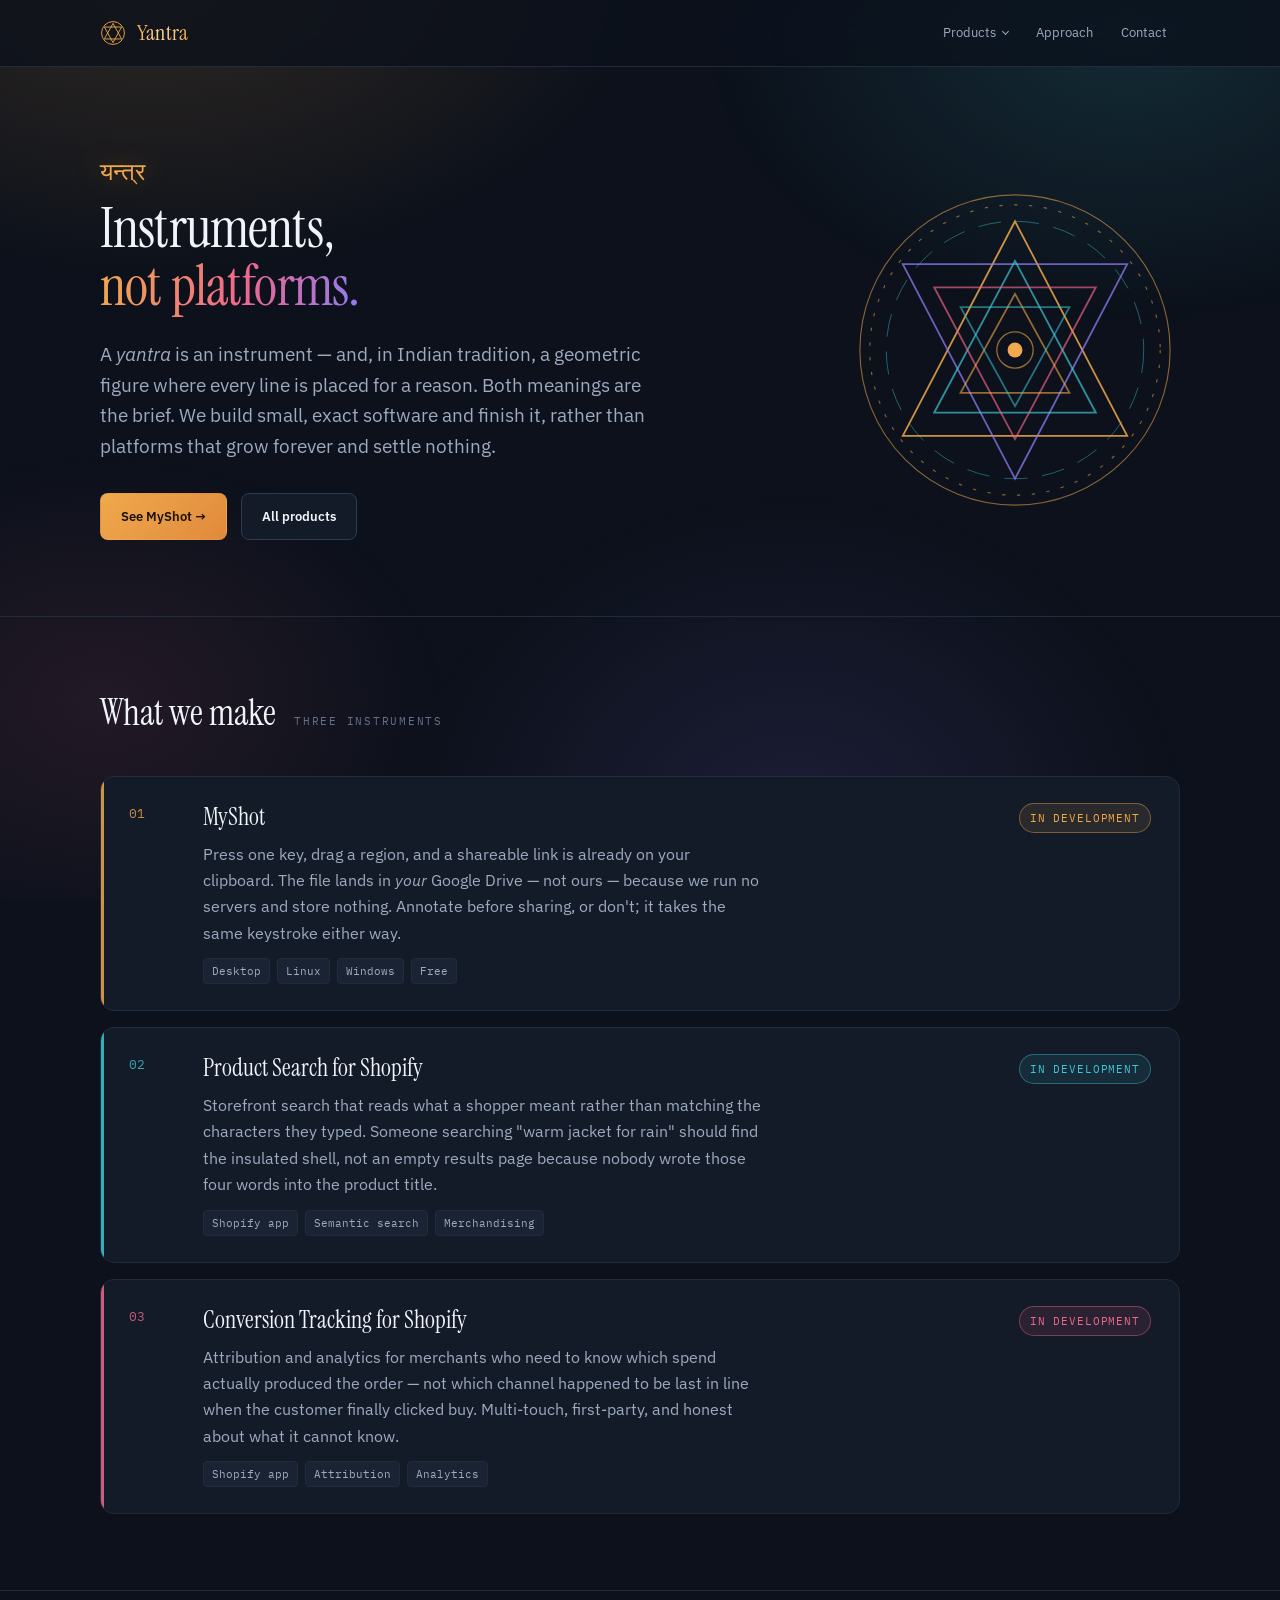
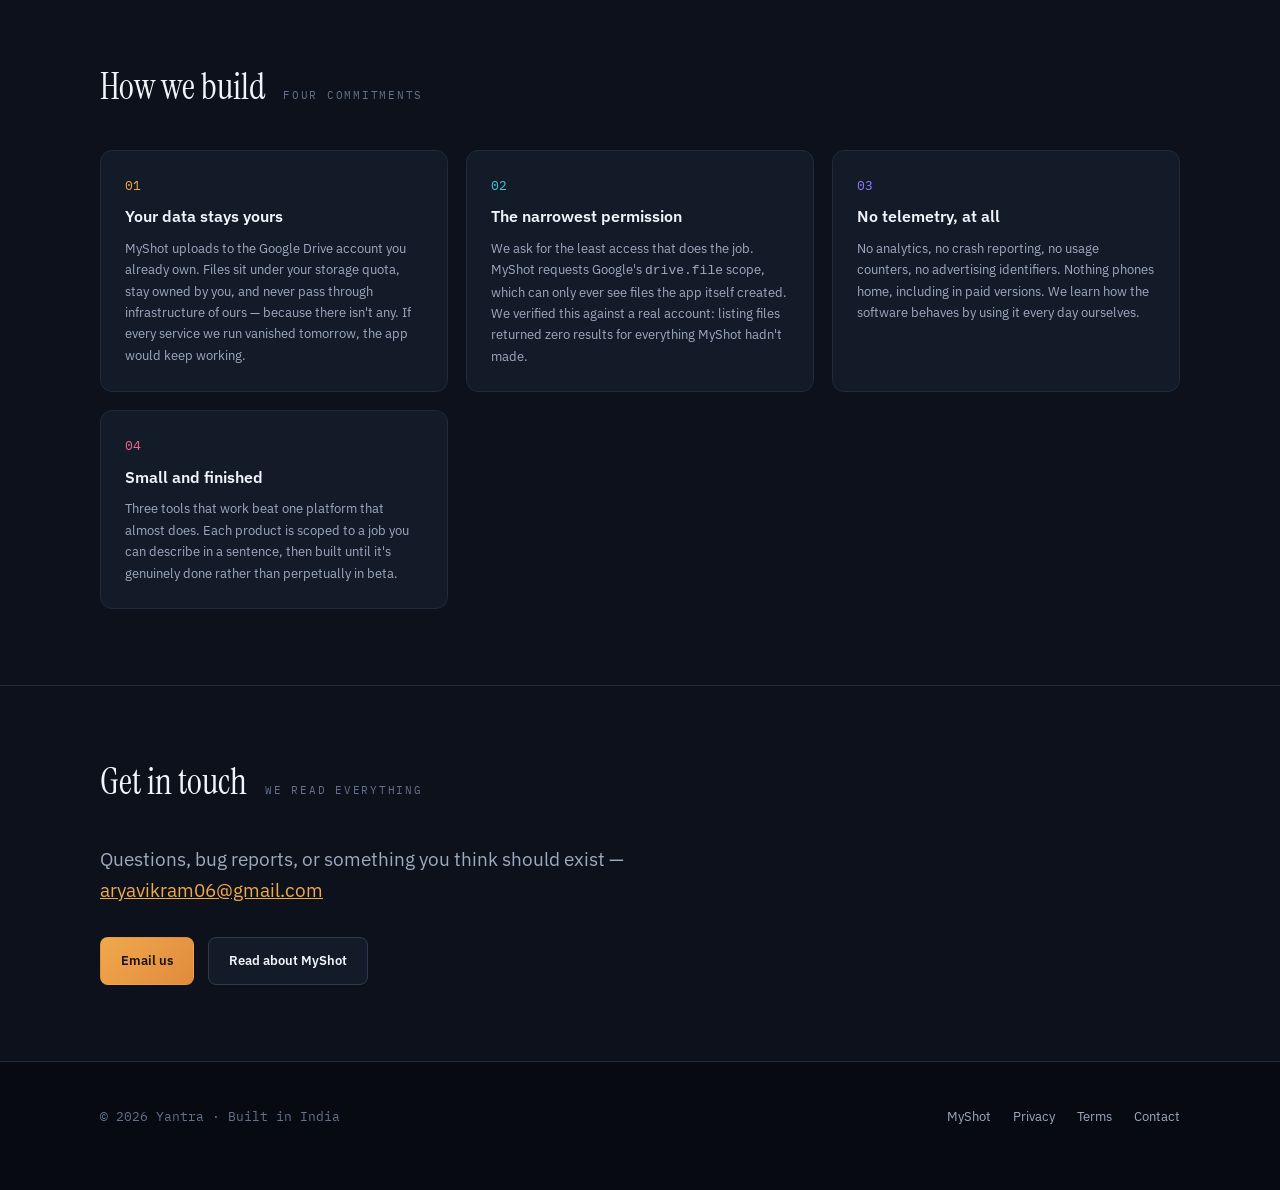
<file: index.html>
<!DOCTYPE html>
<html lang="en">
<head>
<title>Yantra</title>
<meta name="description" content="Yantra builds small, exact software: MyShot, and two apps for Shopify merchants. No telemetry, narrow permissions, your data stays yours.">
<meta charset="utf-8">
<meta name="viewport" content="width=device-width, initial-scale=1">
<link rel="preconnect" href="https://fonts.googleapis.com">
<link rel="preconnect" href="https://fonts.gstatic.com" crossorigin>
<link rel="stylesheet" href="https://fonts.googleapis.com/css2?family=IBM+Plex+Mono:wght@400&family=IBM+Plex+Sans:wght@400;600&family=Instrument+Serif:ital@0;1&display=swap">
<link rel="stylesheet" href="style.css">
</head>
<body>
<div class="aurora" aria-hidden="true"></div>
<header class="masthead">
  <div class="wrap">
    <a class="mark" href="index.html"><svg class="sigil" viewBox="0 0 200 200" aria-hidden="true">
  <g fill="none" stroke="#F0A94C" stroke-width="7">
    <circle cx="100" cy="100" r="88"/>
    <path d="M100 26 L166 146 L34 146 Z"/>
    <path d="M100 174 L34 54 L166 54 Z"/>
  </g>
</svg><span class="name">Yantra</span></a>
    <nav class="nav" aria-label="Primary">
      <details class="menu">
        <summary aria-haspopup="true">Products</summary>
        <div class="menu-panel">
          <a class="menu-item c1" href="myshot.html"><b>MyShot</b><span>Screenshots and recordings, shared from your own Drive</span></a>
          <a class="menu-item c2" href="index.html#products"><b>Product Search for Shopify</b><span>Storefront search that reads intent, not keywords</span></a>
          <a class="menu-item c3" href="index.html#products"><b>Conversion Tracking for Shopify</b><span>Attribution that survives the last-click lie</span></a>
        </div>
      </details>
      <a href="index.html#approach">Approach</a>
      <a href="index.html#contact">Contact</a>
    </nav>
  </div>
</header>
<main>
<section class="hero">
  <div class="wrap">
    <div class="hero-copy">
      <p class="devanagari">यन्त्र</p>
      <h1>Instruments, <span class="accent">not platforms.</span></h1>
      <p class="lede">A <em>yantra</em> is an instrument — and, in Indian tradition, a geometric figure
      where every line is placed for a reason. Both meanings are the brief. We build small, exact software
      and finish it, rather than platforms that grow forever and settle nothing.</p>
      <div class="cta-row">
        <a class="btn primary" href="myshot.html">See MyShot →</a>
        <a class="btn" href="#products">All products</a>
      </div>
    </div>
    <svg class="sigil-large" viewBox="0 0 200 200" role="img" aria-label="Yantra geometric figure">
  <g class="spin" fill="none" stroke="#F0A94C" stroke-width="0.7" opacity=".55">
    <circle cx="100" cy="100" r="94"/>
    <circle cx="100" cy="100" r="88" stroke-dasharray="2 7"/>
  </g>
  <g class="spin-r" fill="none" stroke="#3FC7D4" stroke-width="0.6" opacity=".45">
    <circle cx="100" cy="100" r="78" stroke-dasharray="14 9"/>
  </g>
  <g class="pulse" fill="none" stroke-width="1.1">
    <path d="M100 22 L168 152 L32 152 Z" stroke="#F0A94C" opacity=".85"/>
    <path d="M100 178 L32 48 L168 48 Z" stroke="#8E7BF2" opacity=".75"/>
    <path d="M100 46 L149 138 L51 138 Z" stroke="#3FC7D4" opacity=".7"/>
    <path d="M100 154 L51 62 L149 62 Z" stroke="#F0688C" opacity=".65"/>
    <path d="M100 66 L133 126 L67 126 Z" stroke="#F0A94C" opacity=".6"/>
    <path d="M100 134 L67 74 L133 74 Z" stroke="#3FC7D4" opacity=".55"/>
  </g>
  <circle cx="100" cy="100" r="4.5" fill="#F0A94C"/>
  <circle cx="100" cy="100" r="11" fill="none" stroke="#F0A94C" stroke-width="0.8" opacity=".6"/>
</svg>
  </div>
</section>

<section class="section" id="products">
  <div class="wrap">
    <div class="section-head">
      <h2>What we make</h2>
      <span class="label">Three instruments</span>
    </div>
    <div class="ledger">
      <a class="entry" href="myshot.html" style="--c: var(--brass)">
        <span class="entry-index">01</span>
        <span class="entry-body">
          <span class="entry-name">MyShot</span>
          <span class="entry-desc">Press one key, drag a region, and a shareable link is already on your
          clipboard. The file lands in <em>your</em> Google Drive — not ours — because we run no servers and
          store nothing. Annotate before sharing, or don't; it takes the same keystroke either way.</span>
          <span class="tags"><span class="tag">Desktop</span><span class="tag">Linux</span><span class="tag">Windows</span><span class="tag">Free</span></span>
        </span>
        <span class="chip">In development</span>
      </a>

      <div class="entry" style="--c: var(--cyan)">
        <span class="entry-index">02</span>
        <span class="entry-body">
          <span class="entry-name">Product Search for Shopify</span>
          <span class="entry-desc">Storefront search that reads what a shopper meant rather than matching
          the characters they typed. Someone searching "warm jacket for rain" should find the insulated
          shell, not an empty results page because nobody wrote those four words into the product title.</span>
          <span class="tags"><span class="tag">Shopify app</span><span class="tag">Semantic search</span><span class="tag">Merchandising</span></span>
        </span>
        <span class="chip">In development</span>
      </div>

      <div class="entry" style="--c: var(--rose)">
        <span class="entry-index">03</span>
        <span class="entry-body">
          <span class="entry-name">Conversion Tracking for Shopify</span>
          <span class="entry-desc">Attribution and analytics for merchants who need to know which spend
          actually produced the order — not which channel happened to be last in line when the customer
          finally clicked buy. Multi-touch, first-party, and honest about what it cannot know.</span>
          <span class="tags"><span class="tag">Shopify app</span><span class="tag">Attribution</span><span class="tag">Analytics</span></span>
        </span>
        <span class="chip">In development</span>
      </div>
    </div>
  </div>
</section>

<section class="section" id="approach">
  <div class="wrap">
    <div class="section-head">
      <h2>How we build</h2>
      <span class="label">Four commitments</span>
    </div>
    <div class="principles">
      <div class="principle" style="--c: var(--brass)">
        <span class="num">01</span>
        <h3>Your data stays yours</h3>
        <p>MyShot uploads to the Google Drive account you already own. Files sit under your storage quota,
        stay owned by you, and never pass through infrastructure of ours — because there isn't any. If every
        service we run vanished tomorrow, the app would keep working.</p>
      </div>
      <div class="principle" style="--c: var(--cyan)">
        <span class="num">02</span>
        <h3>The narrowest permission</h3>
        <p>We ask for the least access that does the job. MyShot requests Google's <code>drive.file</code>
        scope, which can only ever see files the app itself created. We verified this against a real account:
        listing files returned zero results for everything MyShot hadn't made.</p>
      </div>
      <div class="principle" style="--c: var(--violet)">
        <span class="num">03</span>
        <h3>No telemetry, at all</h3>
        <p>No analytics, no crash reporting, no usage counters, no advertising identifiers. Nothing phones
        home, including in paid versions. We learn how the software behaves by using it every day ourselves.</p>
      </div>
      <div class="principle" style="--c: var(--rose)">
        <span class="num">04</span>
        <h3>Small and finished</h3>
        <p>Three tools that work beat one platform that almost does. Each product is scoped to a job you can
        describe in a sentence, then built until it's genuinely done rather than perpetually in beta.</p>
      </div>
    </div>
  </div>
</section>

<section class="section" id="contact">
  <div class="wrap">
    <div class="section-head"><h2>Get in touch</h2><span class="label">We read everything</span></div>
    <p class="lede">Questions, bug reports, or something you think should exist —
    <a href="mailto:aryavikram06@gmail.com" class="glow">aryavikram06@gmail.com</a></p>
    <div class="cta-row">
      <a class="btn primary" href="mailto:aryavikram06@gmail.com">Email us</a>
      <a class="btn" href="myshot.html">Read about MyShot</a>
    </div>
  </div>
</section>
</main>
<footer class="foot">
  <div class="wrap">
    <span class="colophon">© 2026 Yantra · Built in India</span>
    <nav class="foot-links" aria-label="Footer">
      <a href="myshot.html">MyShot</a>
      <a href="privacy.html">Privacy</a>
      <a href="terms.html">Terms</a>
      <a href="mailto:aryavikram06@gmail.com">Contact</a>
    </nav>
  </div>
</footer>
<script>
  document.addEventListener('click', function (e) {
    document.querySelectorAll('details.menu[open]').forEach(function (d) {
      if (!d.contains(e.target)) d.removeAttribute('open');
    });
  });
  document.addEventListener('keydown', function (e) {
    if (e.key === 'Escape') document.querySelectorAll('details.menu[open]').forEach(function (d) { d.removeAttribute('open'); });
  });
</script>
</body>
</html>
</file>
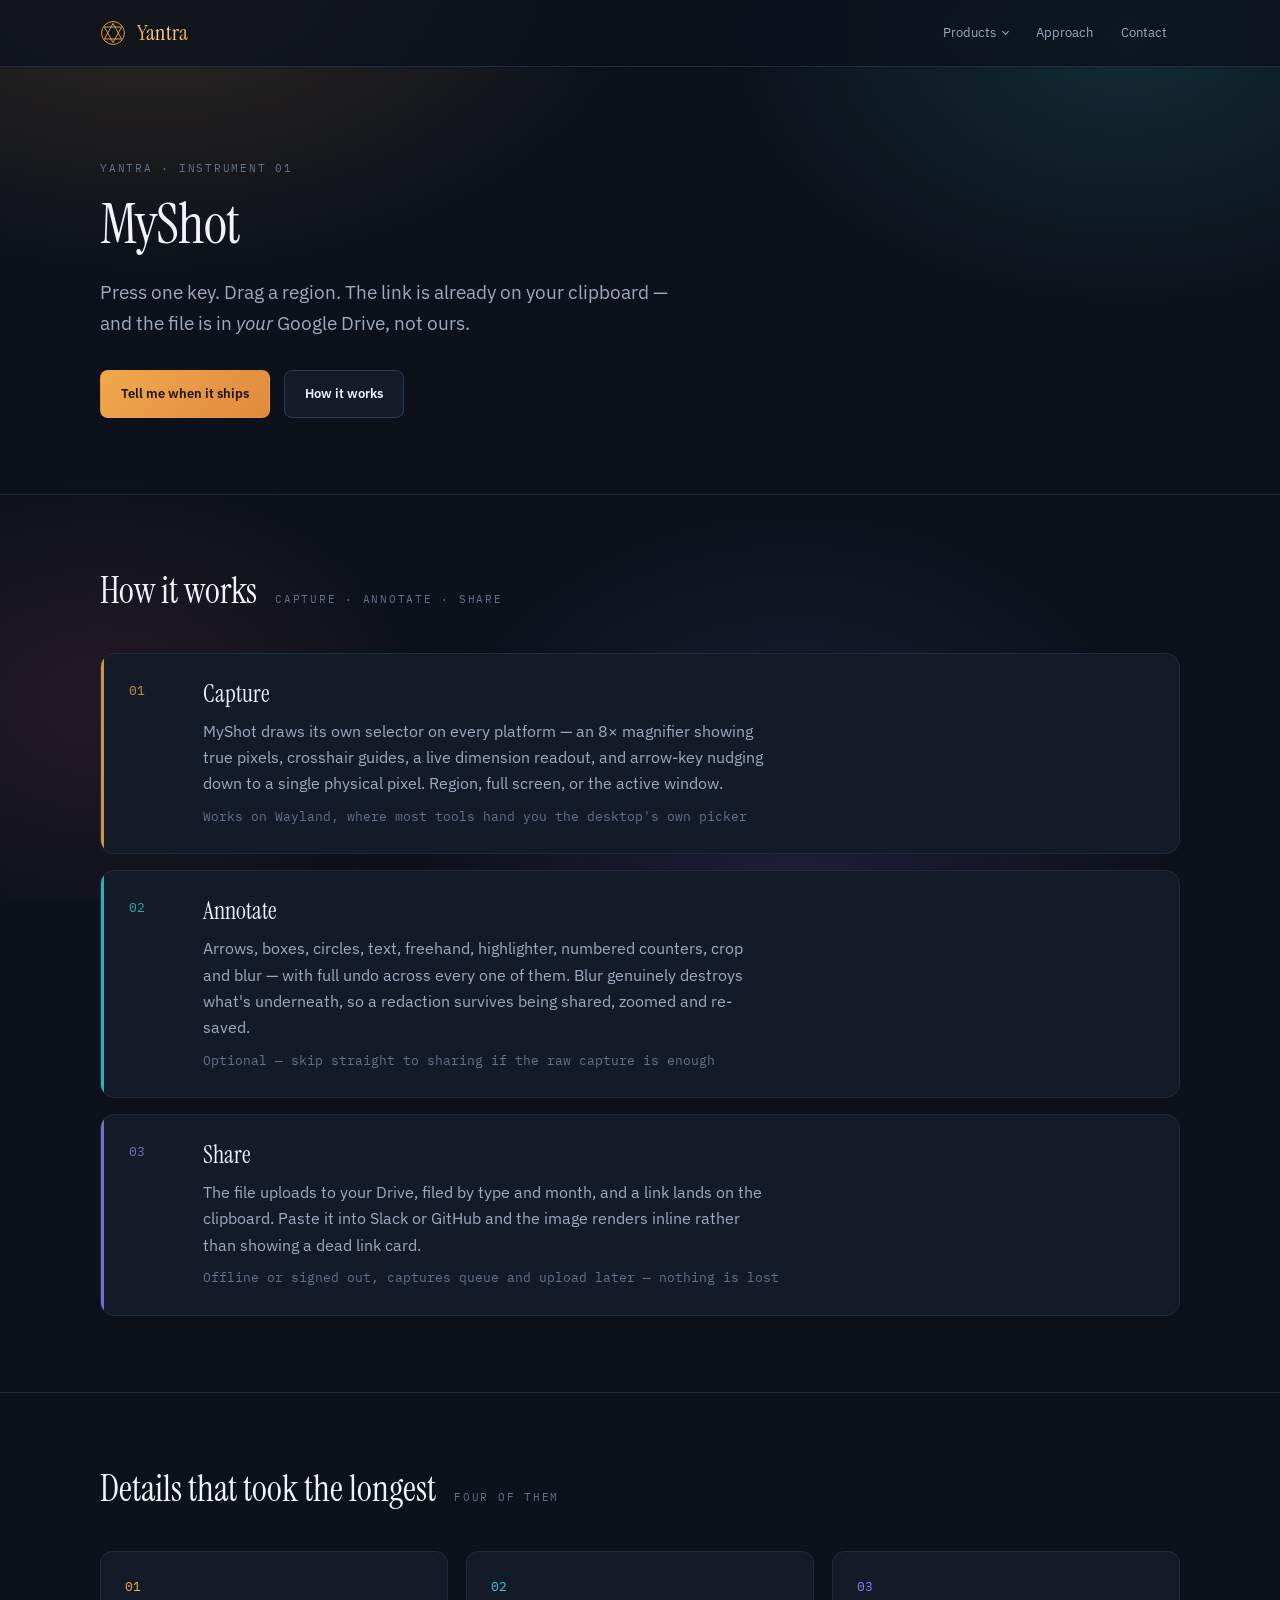
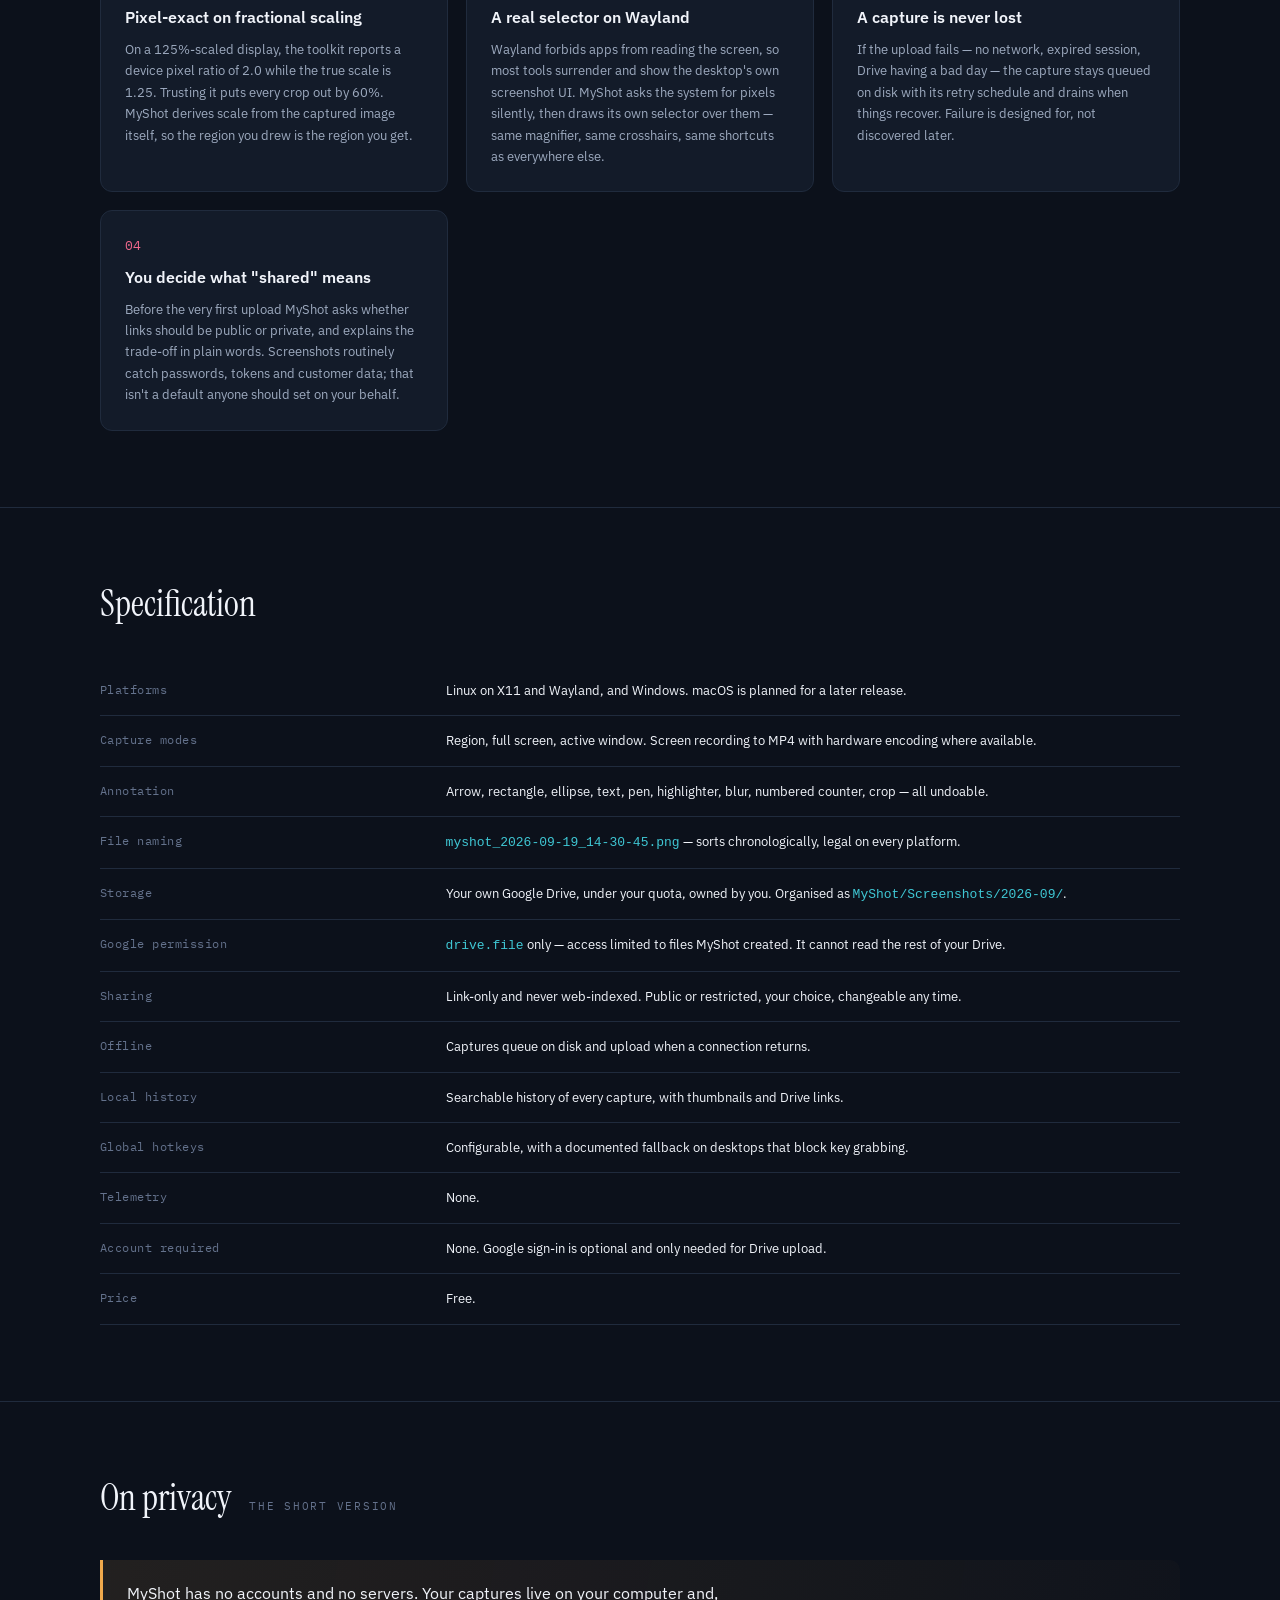
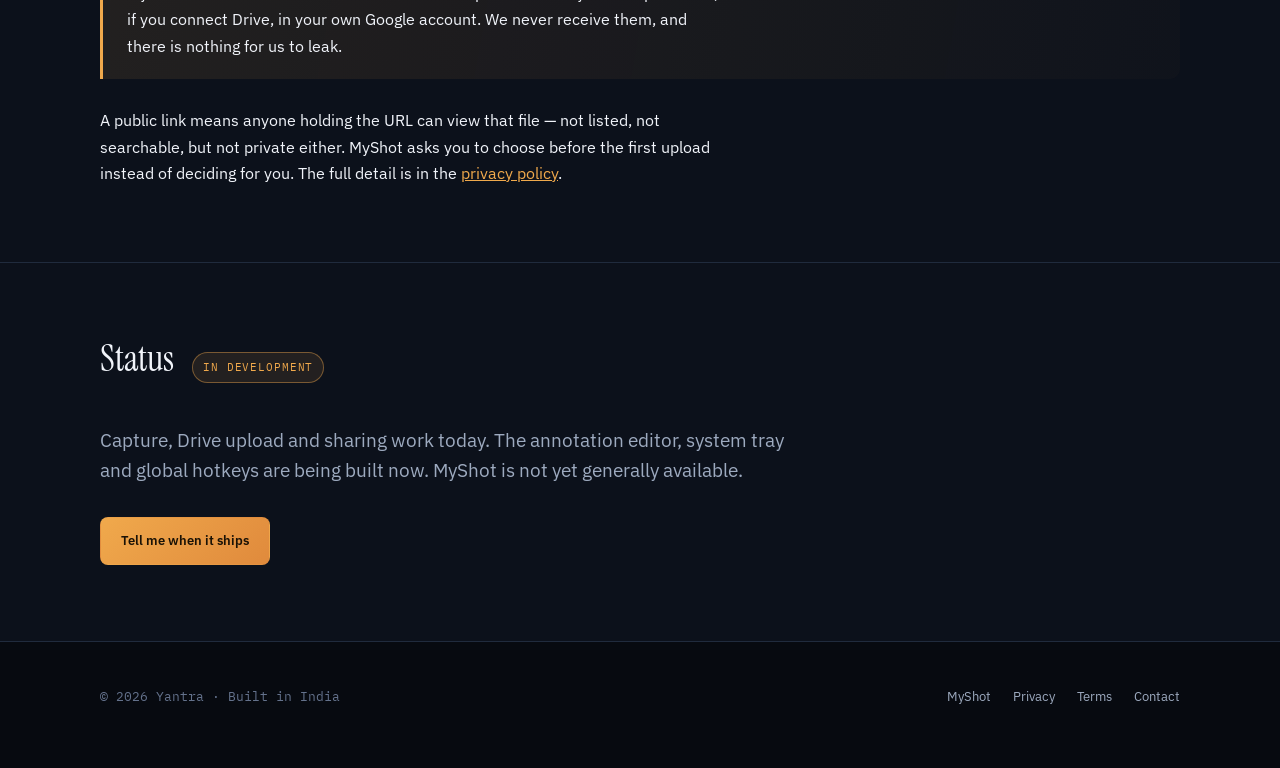
<file: myshot.html>
<!DOCTYPE html>
<html lang="en">
<head>
<title>MyShot by Yantra</title>
<meta name="description" content="Screenshots and screen recording that upload to your own Google Drive and put a shareable link on your clipboard. No servers, no telemetry, free.">
<meta charset="utf-8">
<meta name="viewport" content="width=device-width, initial-scale=1">
<link rel="preconnect" href="https://fonts.googleapis.com">
<link rel="preconnect" href="https://fonts.gstatic.com" crossorigin>
<link rel="stylesheet" href="https://fonts.googleapis.com/css2?family=IBM+Plex+Mono:wght@400&family=IBM+Plex+Sans:wght@400;600&family=Instrument+Serif:ital@0;1&display=swap">
<link rel="stylesheet" href="style.css">
</head>
<body>
<div class="aurora" aria-hidden="true"></div>
<header class="masthead">
  <div class="wrap">
    <a class="mark" href="index.html"><svg class="sigil" viewBox="0 0 200 200" aria-hidden="true">
  <g fill="none" stroke="#F0A94C" stroke-width="7">
    <circle cx="100" cy="100" r="88"/>
    <path d="M100 26 L166 146 L34 146 Z"/>
    <path d="M100 174 L34 54 L166 54 Z"/>
  </g>
</svg><span class="name">Yantra</span></a>
    <nav class="nav" aria-label="Primary">
      <details class="menu">
        <summary aria-haspopup="true">Products</summary>
        <div class="menu-panel">
          <a class="menu-item c1" href="myshot.html"><b>MyShot</b><span>Screenshots and recordings, shared from your own Drive</span></a>
          <a class="menu-item c2" href="index.html#products"><b>Product Search for Shopify</b><span>Storefront search that reads intent, not keywords</span></a>
          <a class="menu-item c3" href="index.html#products"><b>Conversion Tracking for Shopify</b><span>Attribution that survives the last-click lie</span></a>
        </div>
      </details>
      <a href="index.html#approach">Approach</a>
      <a href="index.html#contact">Contact</a>
    </nav>
  </div>
</header>
<main>
<section class="hero">
  <div class="wrap">
    <div class="hero-copy">
      <p class="label" style="margin-bottom:18px">Yantra · Instrument 01</p>
      <h1>MyShot</h1>
      <p class="lede">Press one key. Drag a region. The link is already on your clipboard — and the file is
      in <em>your</em> Google Drive, not ours.</p>
      <div class="cta-row">
        <a class="btn primary" href="mailto:aryavikram06@gmail.com?subject=MyShot">Tell me when it ships</a>
        <a class="btn" href="#how">How it works</a>
      </div>
    </div>
  </div>
</section>

<section class="section" id="how">
  <div class="wrap">
    <div class="section-head"><h2>How it works</h2><span class="label">Capture · Annotate · Share</span></div>
    <div class="ledger">
      <div class="entry" style="--c: var(--brass)">
        <span class="entry-index">01</span>
        <span class="entry-body">
          <span class="entry-name">Capture</span>
          <span class="entry-desc">MyShot draws its own selector on every platform — an 8× magnifier showing
          true pixels, crosshair guides, a live dimension readout, and arrow-key nudging down to a single
          physical pixel. Region, full screen, or the active window.</span>
          <span class="entry-meta">Works on Wayland, where most tools hand you the desktop's own picker</span>
        </span>
      </div>
      <div class="entry" style="--c: var(--cyan)">
        <span class="entry-index">02</span>
        <span class="entry-body">
          <span class="entry-name">Annotate</span>
          <span class="entry-desc">Arrows, boxes, circles, text, freehand, highlighter, numbered counters,
          crop and blur — with full undo across every one of them. Blur genuinely destroys what's underneath,
          so a redaction survives being shared, zoomed and re-saved.</span>
          <span class="entry-meta">Optional — skip straight to sharing if the raw capture is enough</span>
        </span>
      </div>
      <div class="entry" style="--c: var(--violet)">
        <span class="entry-index">03</span>
        <span class="entry-body">
          <span class="entry-name">Share</span>
          <span class="entry-desc">The file uploads to your Drive, filed by type and month, and a link lands
          on the clipboard. Paste it into Slack or GitHub and the image renders inline rather than showing a
          dead link card.</span>
          <span class="entry-meta">Offline or signed out, captures queue and upload later — nothing is lost</span>
        </span>
      </div>
    </div>
  </div>
</section>

<section class="section">
  <div class="wrap">
    <div class="section-head"><h2>Details that took the longest</h2><span class="label">Four of them</span></div>
    <div class="principles">
      <div class="principle" style="--c: var(--brass)">
        <span class="num">01</span>
        <h3>Pixel-exact on fractional scaling</h3>
        <p>On a 125%-scaled display, the toolkit reports a device pixel ratio of 2.0 while the true scale is
        1.25. Trusting it puts every crop out by 60%. MyShot derives scale from the captured image itself, so
        the region you drew is the region you get.</p>
      </div>
      <div class="principle" style="--c: var(--cyan)">
        <span class="num">02</span>
        <h3>A real selector on Wayland</h3>
        <p>Wayland forbids apps from reading the screen, so most tools surrender and show the desktop's own
        screenshot UI. MyShot asks the system for pixels silently, then draws its own selector over them —
        same magnifier, same crosshairs, same shortcuts as everywhere else.</p>
      </div>
      <div class="principle" style="--c: var(--violet)">
        <span class="num">03</span>
        <h3>A capture is never lost</h3>
        <p>If the upload fails — no network, expired session, Drive having a bad day — the capture stays
        queued on disk with its retry schedule and drains when things recover. Failure is designed for, not
        discovered later.</p>
      </div>
      <div class="principle" style="--c: var(--rose)">
        <span class="num">04</span>
        <h3>You decide what "shared" means</h3>
        <p>Before the very first upload MyShot asks whether links should be public or private, and explains
        the trade-off in plain words. Screenshots routinely catch passwords, tokens and customer data; that
        isn't a default anyone should set on your behalf.</p>
      </div>
    </div>
  </div>
</section>

<section class="section">
  <div class="wrap">
    <div class="section-head"><h2>Specification</h2></div>
    <div class="table-scroll">
      <table class="spec">
        <tbody>
          <tr><th>Platforms</th><td>Linux on X11 and Wayland, and Windows. macOS is planned for a later release.</td></tr>
          <tr><th>Capture modes</th><td>Region, full screen, active window. Screen recording to MP4 with hardware encoding where available.</td></tr>
          <tr><th>Annotation</th><td>Arrow, rectangle, ellipse, text, pen, highlighter, blur, numbered counter, crop — all undoable.</td></tr>
          <tr><th>File naming</th><td><code>myshot_2026-09-19_14-30-45.png</code> — sorts chronologically, legal on every platform.</td></tr>
          <tr><th>Storage</th><td>Your own Google Drive, under your quota, owned by you. Organised as <code>MyShot/Screenshots/2026-09/</code>.</td></tr>
          <tr><th>Google permission</th><td><code>drive.file</code> only — access limited to files MyShot created. It cannot read the rest of your Drive.</td></tr>
          <tr><th>Sharing</th><td>Link-only and never web-indexed. Public or restricted, your choice, changeable any time.</td></tr>
          <tr><th>Offline</th><td>Captures queue on disk and upload when a connection returns.</td></tr>
          <tr><th>Local history</th><td>Searchable history of every capture, with thumbnails and Drive links.</td></tr>
          <tr><th>Global hotkeys</th><td>Configurable, with a documented fallback on desktops that block key grabbing.</td></tr>
          <tr><th>Telemetry</th><td>None.</td></tr>
          <tr><th>Account required</th><td>None. Google sign-in is optional and only needed for Drive upload.</td></tr>
          <tr><th>Price</th><td>Free.</td></tr>
        </tbody>
      </table>
    </div>
  </div>
</section>

<section class="section">
  <div class="wrap">
    <div class="section-head"><h2>On privacy</h2><span class="label">The short version</span></div>
    <div class="note">
      <p>MyShot has no accounts and no servers. Your captures live on your computer and, if you connect
      Drive, in your own Google account. We never receive them, and there is nothing for us to leak.</p>
    </div>
    <p>A public link means anyone holding the URL can view that file — not listed, not searchable, but not
    private either. MyShot asks you to choose before the first upload instead of deciding for you. The full
    detail is in the <a href="privacy.html" class="glow">privacy policy</a>.</p>
  </div>
</section>

<section class="section">
  <div class="wrap">
    <div class="section-head"><h2>Status</h2><span class="chip" style="--c: var(--brass)">In development</span></div>
    <p class="lede">Capture, Drive upload and sharing work today. The annotation editor, system tray and
    global hotkeys are being built now. MyShot is not yet generally available.</p>
    <div class="cta-row">
      <a class="btn primary" href="mailto:aryavikram06@gmail.com?subject=MyShot">Tell me when it ships</a>
    </div>
  </div>
</section>
</main>
<footer class="foot">
  <div class="wrap">
    <span class="colophon">© 2026 Yantra · Built in India</span>
    <nav class="foot-links" aria-label="Footer">
      <a href="myshot.html">MyShot</a>
      <a href="privacy.html">Privacy</a>
      <a href="terms.html">Terms</a>
      <a href="mailto:aryavikram06@gmail.com">Contact</a>
    </nav>
  </div>
</footer>
<script>
  document.addEventListener('click', function (e) {
    document.querySelectorAll('details.menu[open]').forEach(function (d) {
      if (!d.contains(e.target)) d.removeAttribute('open');
    });
  });
  document.addEventListener('keydown', function (e) {
    if (e.key === 'Escape') document.querySelectorAll('details.menu[open]').forEach(function (d) { d.removeAttribute('open'); });
  });
</script>
</body>
</html>
</file>
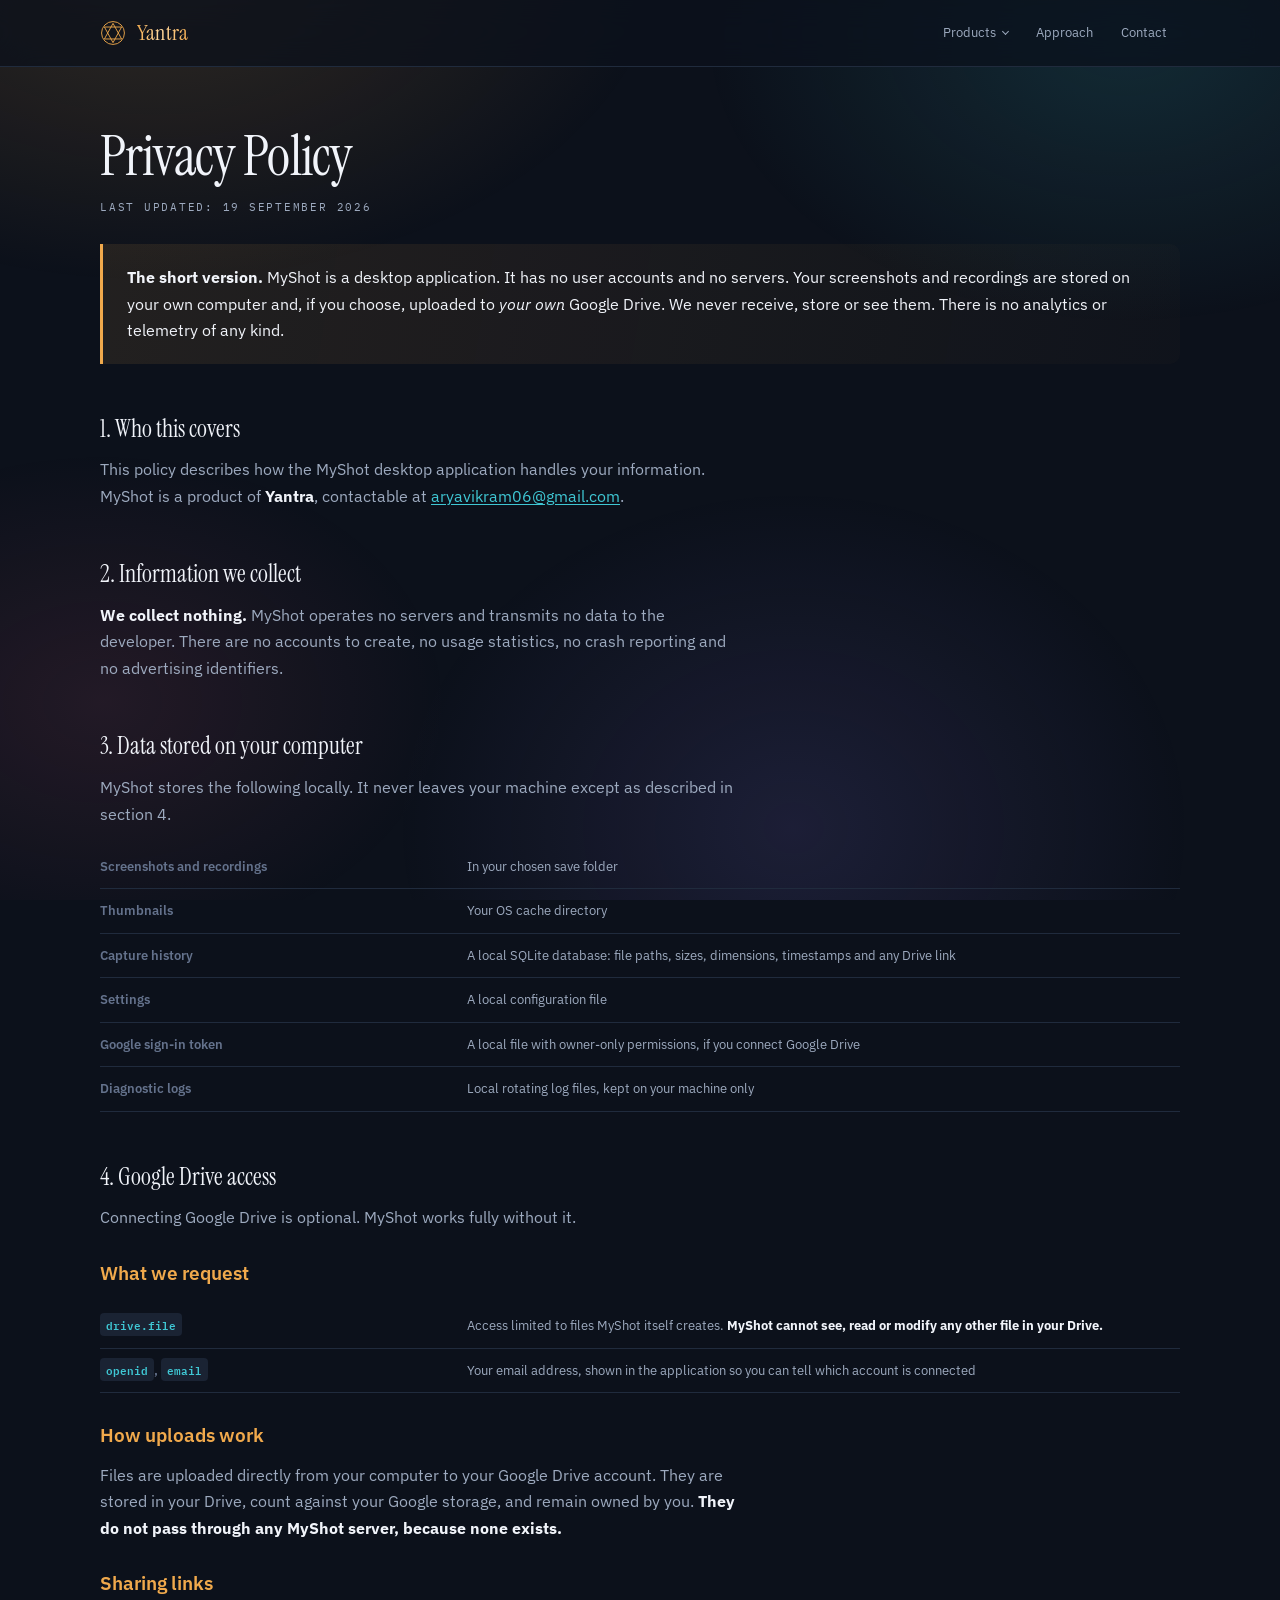
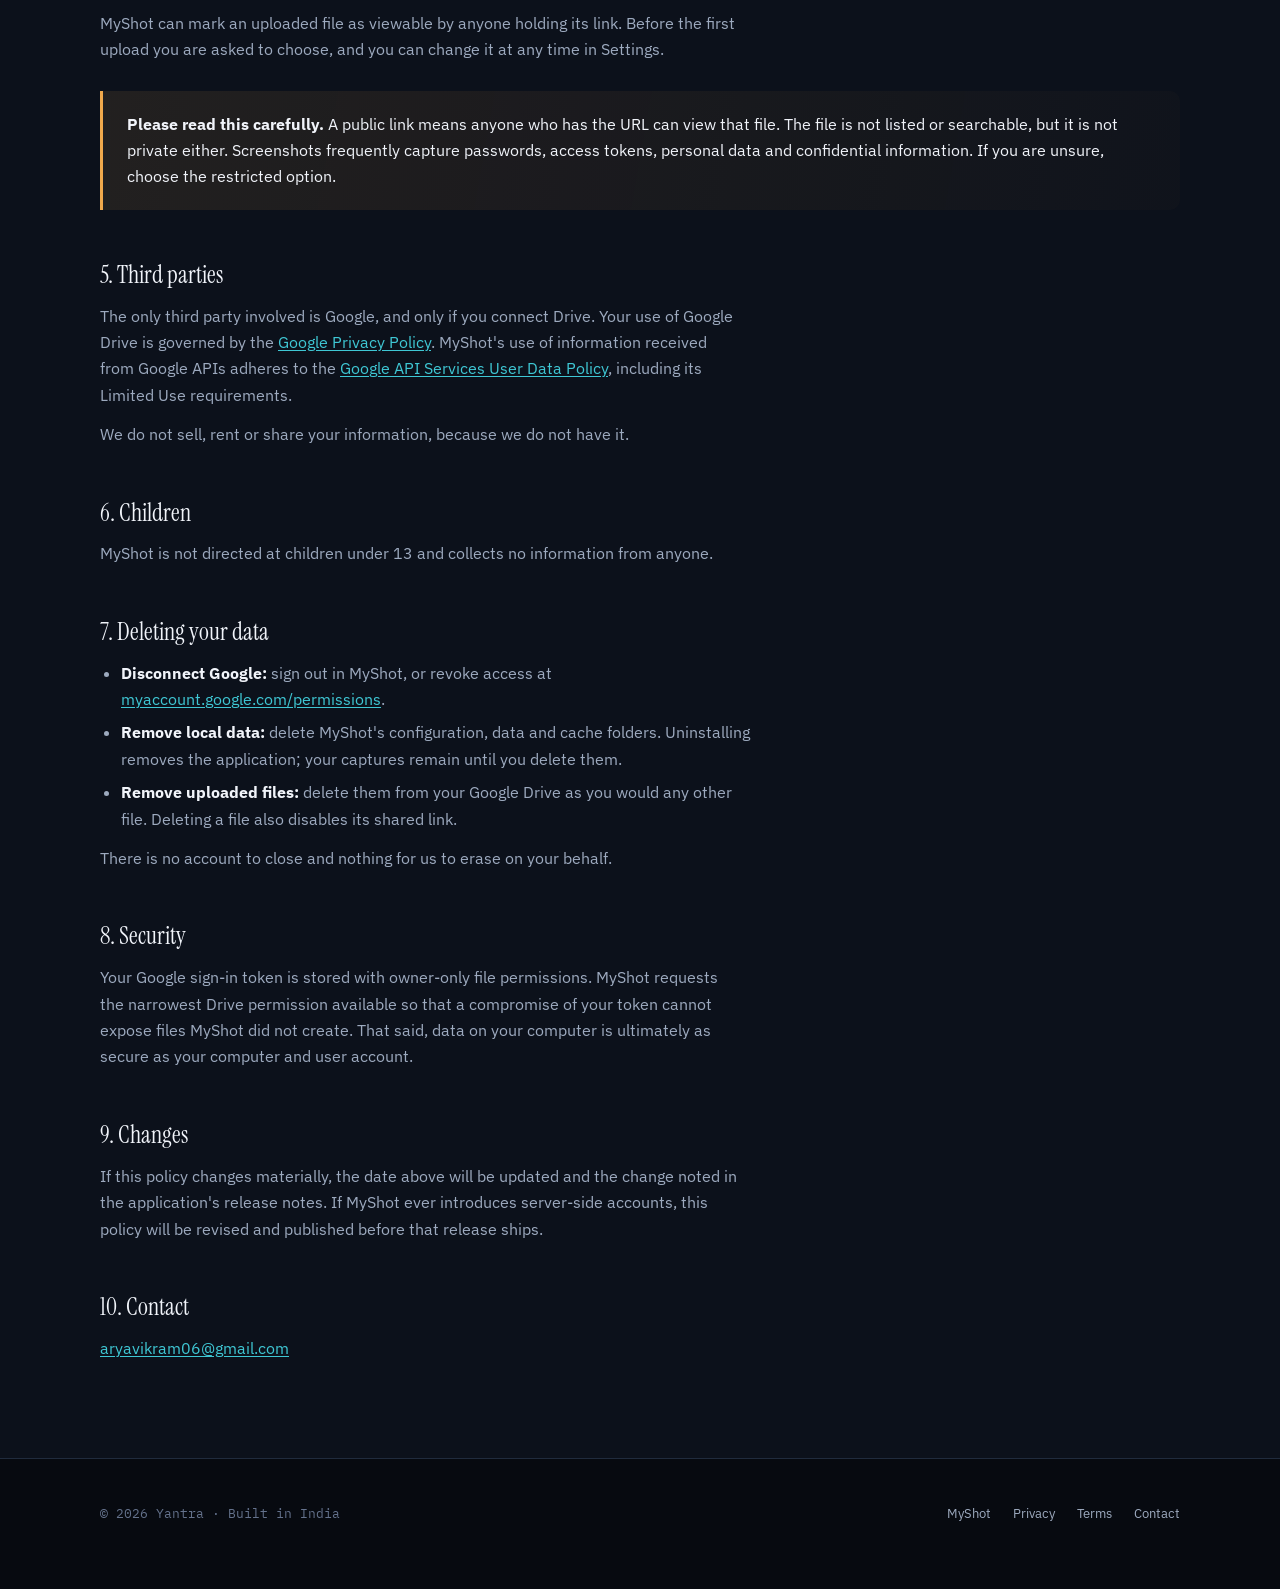
<file: privacy.html>
<!DOCTYPE html>
<html lang="en">
<head>
<title>MyShot Privacy Policy</title>
<meta name="description" content="How MyShot handles your data: no servers, no accounts, no telemetry.">
<meta charset="utf-8">
<meta name="viewport" content="width=device-width, initial-scale=1">
<link rel="preconnect" href="https://fonts.googleapis.com">
<link rel="preconnect" href="https://fonts.gstatic.com" crossorigin>
<link rel="stylesheet" href="https://fonts.googleapis.com/css2?family=IBM+Plex+Mono:wght@400&family=IBM+Plex+Sans:wght@400;600&family=Instrument+Serif:ital@0;1&display=swap">
<link rel="stylesheet" href="style.css">
</head>
<body>
<div class="aurora" aria-hidden="true"></div>
<header class="masthead">
  <div class="wrap">
    <a class="mark" href="index.html"><svg class="sigil" viewBox="0 0 200 200" aria-hidden="true">
  <g fill="none" stroke="#F0A94C" stroke-width="7">
    <circle cx="100" cy="100" r="88"/>
    <path d="M100 26 L166 146 L34 146 Z"/>
    <path d="M100 174 L34 54 L166 54 Z"/>
  </g>
</svg><span class="name">Yantra</span></a>
    <nav class="nav" aria-label="Primary">
      <details class="menu">
        <summary aria-haspopup="true">Products</summary>
        <div class="menu-panel">
          <a class="menu-item c1" href="myshot.html"><b>MyShot</b><span>Screenshots and recordings, shared from your own Drive</span></a>
          <a class="menu-item c2" href="index.html#products"><b>Product Search for Shopify</b><span>Storefront search that reads intent, not keywords</span></a>
          <a class="menu-item c3" href="index.html#products"><b>Conversion Tracking for Shopify</b><span>Attribution that survives the last-click lie</span></a>
        </div>
      </details>
      <a href="index.html#approach">Approach</a>
      <a href="index.html#contact">Contact</a>
    </nav>
  </div>
</header>
<main class="prose">
  <div class="wrap">


  <h1>Privacy Policy</h1>
  <p class="label">Last updated: 19 September 2026</p>

  <div class="note">
    <strong>The short version.</strong> MyShot is a desktop application. It has no user
    accounts and no servers. Your screenshots and recordings are stored on your own
    computer and, if you choose, uploaded to <em>your own</em> Google Drive. We never
    receive, store or see them. There is no analytics or telemetry of any kind.
  </div>

  <h2>1. Who this covers</h2>
  <p>This policy describes how the MyShot desktop application handles your information.
  MyShot is a product of <strong>Yantra</strong>, contactable at
  <a href="mailto:aryavikram06@gmail.com">aryavikram06@gmail.com</a>.</p>

  <h2>2. Information we collect</h2>
  <p><strong>We collect nothing.</strong> MyShot operates no servers and transmits no
  data to the developer. There are no accounts to create, no usage statistics, no crash
  reporting and no advertising identifiers.</p>

  <h2>3. Data stored on your computer</h2>
  <p>MyShot stores the following locally. It never leaves your machine except as
  described in section 4.</p>
  <table>
    <tr><th>Screenshots and recordings</th><td>In your chosen save folder</td></tr>
    <tr><th>Thumbnails</th><td>Your OS cache directory</td></tr>
    <tr><th>Capture history</th><td>A local SQLite database: file paths, sizes, dimensions, timestamps and any Drive link</td></tr>
    <tr><th>Settings</th><td>A local configuration file</td></tr>
    <tr><th>Google sign-in token</th><td>A local file with owner-only permissions, if you connect Google Drive</td></tr>
    <tr><th>Diagnostic logs</th><td>Local rotating log files, kept on your machine only</td></tr>
  </table>

  <h2>4. Google Drive access</h2>
  <p>Connecting Google Drive is optional. MyShot works fully without it.</p>

  <h3>What we request</h3>
  <table>
    <tr><th><code>drive.file</code></th><td>Access limited to files MyShot itself creates. <strong>MyShot cannot see, read or modify any other file in your Drive.</strong></td></tr>
    <tr><th><code>openid</code>, <code>email</code></th><td>Your email address, shown in the application so you can tell which account is connected</td></tr>
  </table>

  <h3>How uploads work</h3>
  <p>Files are uploaded directly from your computer to your Google Drive account. They
  are stored in your Drive, count against your Google storage, and remain owned by you.
  <strong>They do not pass through any MyShot server, because none exists.</strong></p>

  <h3>Sharing links</h3>
  <p>MyShot can mark an uploaded file as viewable by anyone holding its link. Before the
  first upload you are asked to choose, and you can change it at any time in Settings.</p>
  <div class="note">
    <strong>Please read this carefully.</strong> A public link means anyone who has the
    URL can view that file. The file is not listed or searchable, but it is not private
    either. Screenshots frequently capture passwords, access tokens, personal data and
    confidential information. If you are unsure, choose the restricted option.
  </div>

  <h2>5. Third parties</h2>
  <p>The only third party involved is Google, and only if you connect Drive. Your use of
  Google Drive is governed by the
  <a href="https://policies.google.com/privacy">Google Privacy Policy</a>. MyShot's use
  of information received from Google APIs adheres to the
  <a href="https://developers.google.com/terms/api-services-user-data-policy">Google API
  Services User Data Policy</a>, including its Limited Use requirements.</p>
  <p>We do not sell, rent or share your information, because we do not have it.</p>

  <h2>6. Children</h2>
  <p>MyShot is not directed at children under 13 and collects no information from anyone.</p>

  <h2>7. Deleting your data</h2>
  <ul>
    <li><strong>Disconnect Google:</strong> sign out in MyShot, or revoke access at
      <a href="https://myaccount.google.com/permissions">myaccount.google.com/permissions</a>.</li>
    <li><strong>Remove local data:</strong> delete MyShot's configuration, data and cache
      folders. Uninstalling removes the application; your captures remain until you delete them.</li>
    <li><strong>Remove uploaded files:</strong> delete them from your Google Drive as you
      would any other file. Deleting a file also disables its shared link.</li>
  </ul>
  <p>There is no account to close and nothing for us to erase on your behalf.</p>

  <h2>8. Security</h2>
  <p>Your Google sign-in token is stored with owner-only file permissions. MyShot requests
  the narrowest Drive permission available so that a compromise of your token cannot
  expose files MyShot did not create. That said, data on your computer is ultimately as
  secure as your computer and user account.</p>

  <h2>9. Changes</h2>
  <p>If this policy changes materially, the date above will be updated and the change
  noted in the application's release notes. If MyShot ever introduces server-side
  accounts, this policy will be revised and published before that release ships.</p>

  <h2>10. Contact</h2>
  <p><a href="mailto:aryavikram06@gmail.com">aryavikram06@gmail.com</a></p>

  
  </div>
</main>
<footer class="foot">
  <div class="wrap">
    <span class="colophon">© 2026 Yantra · Built in India</span>
    <nav class="foot-links" aria-label="Footer">
      <a href="myshot.html">MyShot</a>
      <a href="privacy.html">Privacy</a>
      <a href="terms.html">Terms</a>
      <a href="mailto:aryavikram06@gmail.com">Contact</a>
    </nav>
  </div>
</footer>
<script>
  document.addEventListener('click', function (e) {
    document.querySelectorAll('details.menu[open]').forEach(function (d) {
      if (!d.contains(e.target)) d.removeAttribute('open');
    });
  });
  document.addEventListener('keydown', function (e) {
    if (e.key === 'Escape') document.querySelectorAll('details.menu[open]').forEach(function (d) { d.removeAttribute('open'); });
  });
</script>
</body>
</html>
</file>
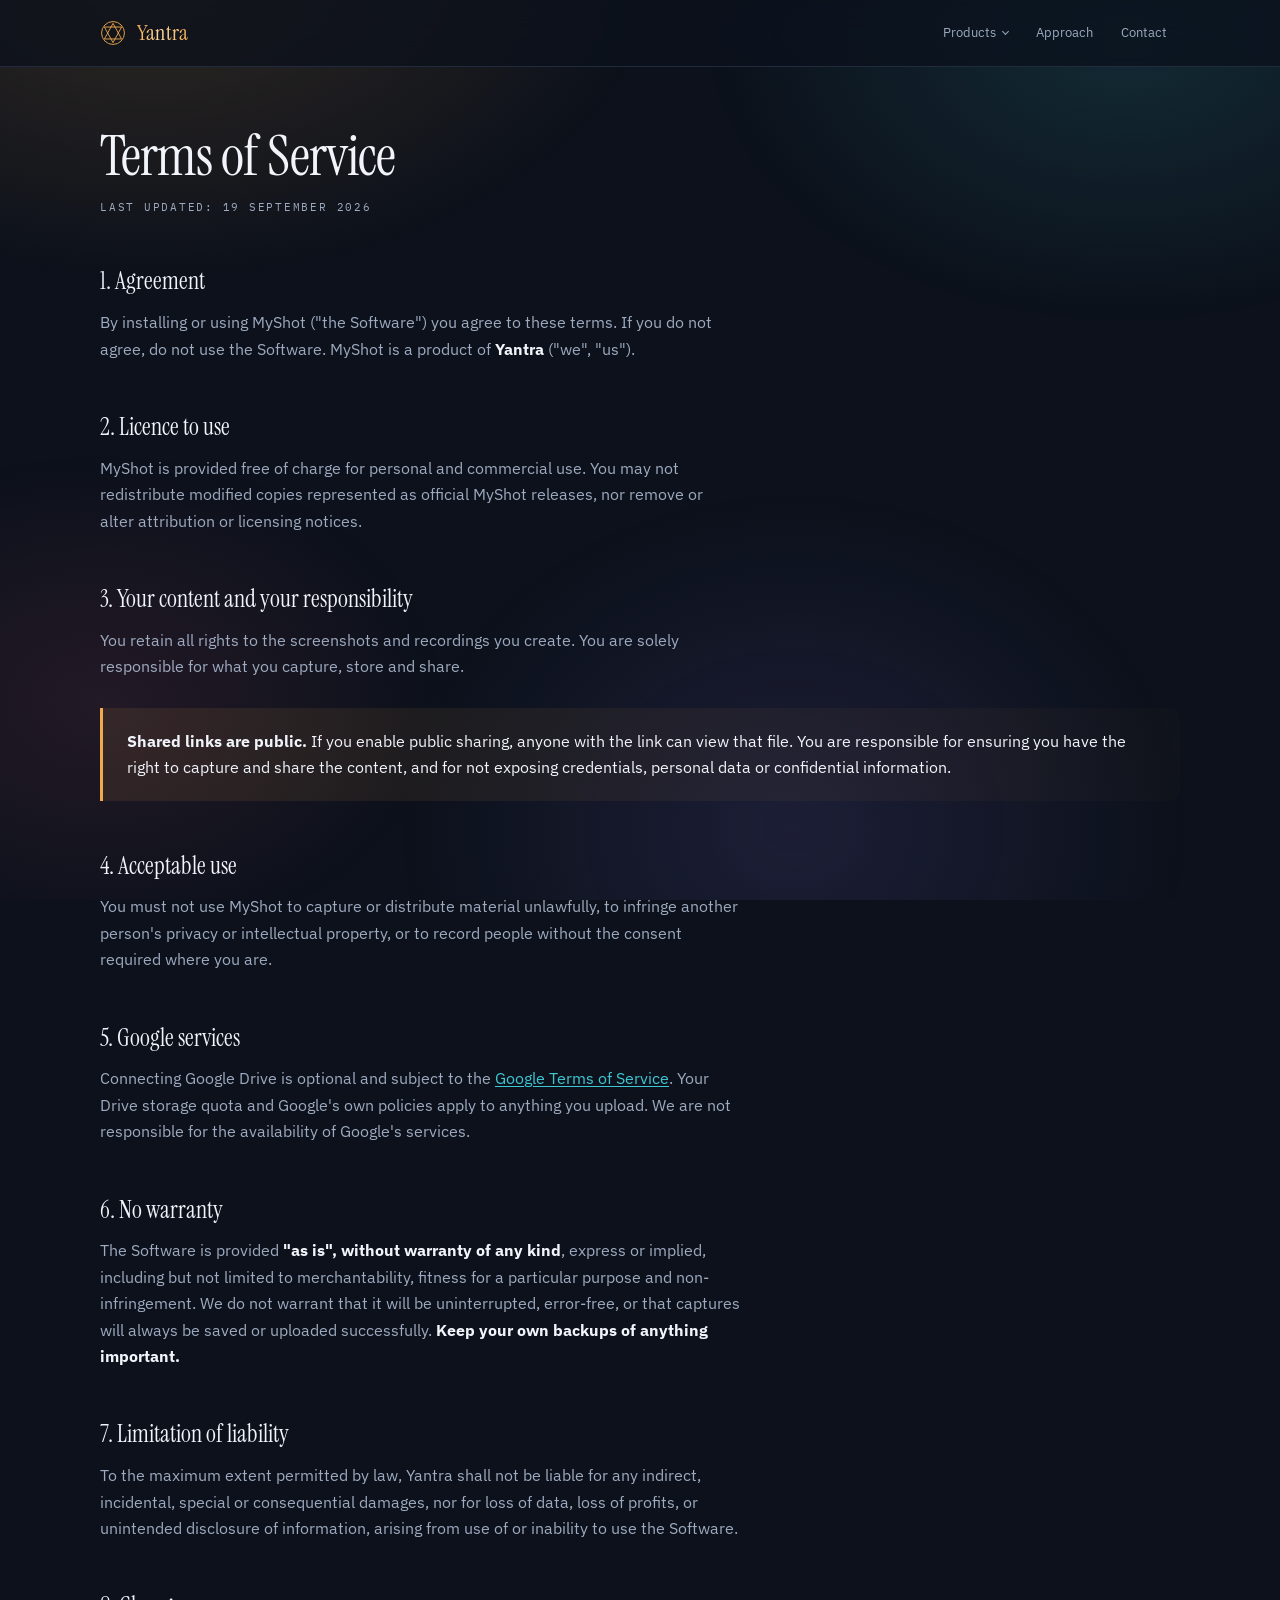
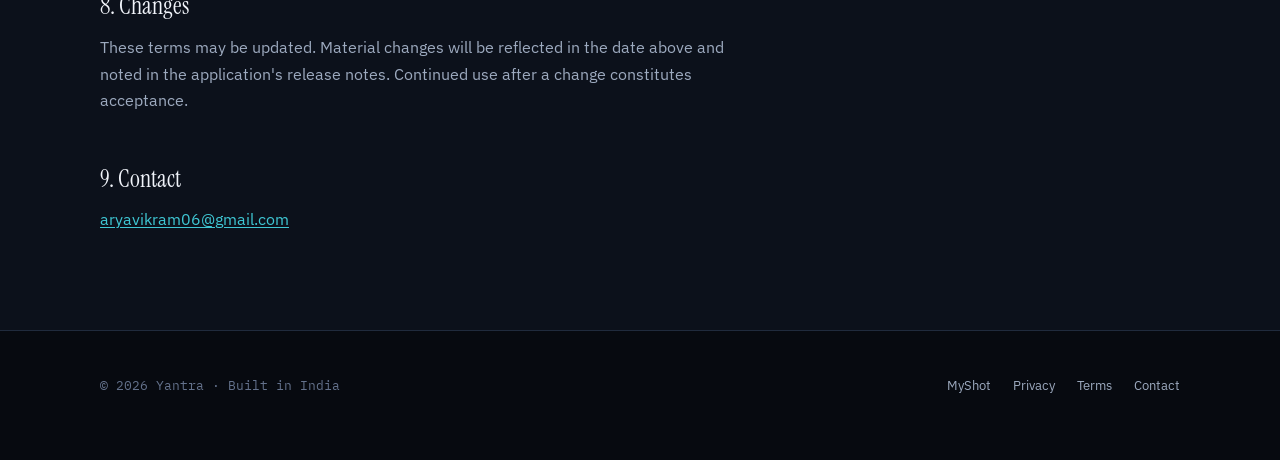
<file: terms.html>
<!DOCTYPE html>
<html lang="en">
<head>
<title>MyShot Terms of Service</title>
<meta name="description" content="Terms governing use of MyShot, a product of Yantra.">
<meta charset="utf-8">
<meta name="viewport" content="width=device-width, initial-scale=1">
<link rel="preconnect" href="https://fonts.googleapis.com">
<link rel="preconnect" href="https://fonts.gstatic.com" crossorigin>
<link rel="stylesheet" href="https://fonts.googleapis.com/css2?family=IBM+Plex+Mono:wght@400&family=IBM+Plex+Sans:wght@400;600&family=Instrument+Serif:ital@0;1&display=swap">
<link rel="stylesheet" href="style.css">
</head>
<body>
<div class="aurora" aria-hidden="true"></div>
<header class="masthead">
  <div class="wrap">
    <a class="mark" href="index.html"><svg class="sigil" viewBox="0 0 200 200" aria-hidden="true">
  <g fill="none" stroke="#F0A94C" stroke-width="7">
    <circle cx="100" cy="100" r="88"/>
    <path d="M100 26 L166 146 L34 146 Z"/>
    <path d="M100 174 L34 54 L166 54 Z"/>
  </g>
</svg><span class="name">Yantra</span></a>
    <nav class="nav" aria-label="Primary">
      <details class="menu">
        <summary aria-haspopup="true">Products</summary>
        <div class="menu-panel">
          <a class="menu-item c1" href="myshot.html"><b>MyShot</b><span>Screenshots and recordings, shared from your own Drive</span></a>
          <a class="menu-item c2" href="index.html#products"><b>Product Search for Shopify</b><span>Storefront search that reads intent, not keywords</span></a>
          <a class="menu-item c3" href="index.html#products"><b>Conversion Tracking for Shopify</b><span>Attribution that survives the last-click lie</span></a>
        </div>
      </details>
      <a href="index.html#approach">Approach</a>
      <a href="index.html#contact">Contact</a>
    </nav>
  </div>
</header>
<main class="prose">
  <div class="wrap">


  <h1>Terms of Service</h1>
  <p class="label">Last updated: 19 September 2026</p>

  <h2>1. Agreement</h2>
  <p>By installing or using MyShot ("the Software") you agree to these terms. If you do
  not agree, do not use the Software. MyShot is a product of <strong>Yantra</strong>
  ("we", "us").</p>

  <h2>2. Licence to use</h2>
  <p>MyShot is provided free of charge for personal and commercial use. You may not
  redistribute modified copies represented as official MyShot releases, nor remove or
  alter attribution or licensing notices.</p>

  <h2>3. Your content and your responsibility</h2>
  <p>You retain all rights to the screenshots and recordings you create. You are solely
  responsible for what you capture, store and share.</p>
  <div class="note">
    <strong>Shared links are public.</strong> If you enable public sharing, anyone with
    the link can view that file. You are responsible for ensuring you have the right to
    capture and share the content, and for not exposing credentials, personal data or
    confidential information.
  </div>

  <h2>4. Acceptable use</h2>
  <p>You must not use MyShot to capture or distribute material unlawfully, to infringe
  another person's privacy or intellectual property, or to record people without the
  consent required where you are.</p>

  <h2>5. Google services</h2>
  <p>Connecting Google Drive is optional and subject to the
  <a href="https://policies.google.com/terms">Google Terms of Service</a>. Your Drive
  storage quota and Google's own policies apply to anything you upload. We are not
  responsible for the availability of Google's services.</p>

  <h2>6. No warranty</h2>
  <p>The Software is provided <strong>"as is", without warranty of any kind</strong>,
  express or implied, including but not limited to merchantability, fitness for a
  particular purpose and non-infringement. We do not warrant that it will be
  uninterrupted, error-free, or that captures will always be saved or uploaded
  successfully. <strong>Keep your own backups of anything important.</strong></p>

  <h2>7. Limitation of liability</h2>
  <p>To the maximum extent permitted by law, Yantra shall not be liable for any
  indirect, incidental, special or consequential damages, nor for loss of data, loss of
  profits, or unintended disclosure of information, arising from use of or inability to
  use the Software.</p>

  <h2>8. Changes</h2>
  <p>These terms may be updated. Material changes will be reflected in the date above and
  noted in the application's release notes. Continued use after a change constitutes
  acceptance.</p>

  <h2>9. Contact</h2>
  <p><a href="mailto:aryavikram06@gmail.com">aryavikram06@gmail.com</a></p>

  
  </div>
</main>
<footer class="foot">
  <div class="wrap">
    <span class="colophon">© 2026 Yantra · Built in India</span>
    <nav class="foot-links" aria-label="Footer">
      <a href="myshot.html">MyShot</a>
      <a href="privacy.html">Privacy</a>
      <a href="terms.html">Terms</a>
      <a href="mailto:aryavikram06@gmail.com">Contact</a>
    </nav>
  </div>
</footer>
<script>
  document.addEventListener('click', function (e) {
    document.querySelectorAll('details.menu[open]').forEach(function (d) {
      if (!d.contains(e.target)) d.removeAttribute('open');
    });
  });
  document.addEventListener('keydown', function (e) {
    if (e.key === 'Escape') document.querySelectorAll('details.menu[open]').forEach(function (d) { d.removeAttribute('open'); });
  });
</script>
</body>
</html>
</file>
<file: style.css>
/* Yantra — dark instrument panel.
   Deliberately single-theme: the design commits to a night palette, so every
   colour is painted explicitly and holds on any host background. */

:root {
  --void:      #070A10;
  --ground:    #0C111B;
  --surface:   #131B29;
  --surface-2: #1A2333;
  --ink:       #F1F4FA;
  --muted:     #9DAABF;
  --faint:     #64728C;
  --rule:      #202B3D;
  --rule-lit:  #2E3C52;

  --brass:  #F0A94C;
  --cyan:   #3FC7D4;
  --rose:   #F0688C;
  --violet: #8E7BF2;
  --ok:     #4FD18B;

  --measure: 64ch;
  --gutter: 20px;
  --max: 1120px;

  --step--1: 0.8125rem;
  --step-0:  1rem;
  --step-1:  1.1875rem;
  --step-2:  1.5rem;
  --step-3:  2.25rem;
  --step-4:  3.5rem;

  --sans: "IBM Plex Sans", -apple-system, BlinkMacSystemFont, "Segoe UI", sans-serif;
  --serif: "Instrument Serif", Georgia, "Times New Roman", serif;
  --mono: "IBM Plex Mono", ui-monospace, "SF Mono", Menlo, monospace;

  --ease: cubic-bezier(.22,.61,.36,1);
}

*, *::before, *::after { box-sizing: border-box; }
html { -webkit-text-size-adjust: 100%; scroll-behavior: smooth; }

body {
  margin: 0;
  background: var(--ground);
  color: var(--ink);
  font-family: var(--sans);
  font-size: var(--step-0);
  line-height: 1.65;
  -webkit-font-smoothing: antialiased;
  overflow-x: hidden;
}

.wrap { max-width: var(--max); margin-inline: auto; padding-inline: var(--gutter); }
a { color: inherit; }
a:focus-visible, button:focus-visible, summary:focus-visible {
  outline: 2px solid var(--brass); outline-offset: 3px; border-radius: 3px;
}

/* ---------- ambient field ---------- */

.aurora {
  position: fixed; inset: 0; z-index: -1; pointer-events: none;
  background:
    radial-gradient(52rem 34rem at 12% -6%,  rgb(240 169 76 / .17), transparent 62%),
    radial-gradient(44rem 30rem at 88% 4%,   rgb(63 199 212 / .14), transparent 60%),
    radial-gradient(40rem 34rem at 62% 92%,  rgb(142 123 242 / .13), transparent 62%),
    radial-gradient(36rem 26rem at 8% 78%,   rgb(240 104 140 / .10), transparent 60%);
  animation: drift 26s var(--ease) infinite alternate;
}
@keyframes drift {
  0%   { transform: translate3d(0,0,0) scale(1); }
  100% { transform: translate3d(0,-2.5%,0) scale(1.08); }
}

/* ---------- masthead ---------- */

.masthead {
  position: sticky; top: 0; z-index: 30;
  background: rgb(12 17 27 / .78);
  backdrop-filter: blur(14px) saturate(140%);
  border-bottom: 1px solid var(--rule);
}
.masthead .wrap { display: flex; align-items: center; gap: 26px; min-height: 66px; }

.mark { display: inline-flex; align-items: center; gap: 11px; text-decoration: none; margin-right: auto; }
.mark .sigil { width: 26px; height: 26px; flex: none; }
.mark .name {
  font-family: var(--serif); font-size: 1.375rem; letter-spacing: .01em;
  background: linear-gradient(96deg, var(--brass), #FFD9A0 46%, var(--brass));
  -webkit-background-clip: text; background-clip: text; color: transparent;
}

.nav { display: flex; align-items: center; gap: 2px; flex-wrap: wrap; }
.nav a, .nav summary {
  font-size: var(--step--1); text-decoration: none; color: var(--muted);
  padding: 8px 13px; border-radius: 6px; cursor: pointer; white-space: nowrap;
  transition: color .18s var(--ease), background .18s var(--ease);
}
.nav a:hover, .nav summary:hover { color: var(--ink); background: var(--surface-2); }

.menu { position: relative; }
.menu > summary { list-style: none; display: inline-flex; align-items: center; gap: 7px; }
.menu > summary::-webkit-details-marker { display: none; }
.menu > summary::after {
  content: ""; width: 5px; height: 5px;
  border-right: 1.5px solid currentColor; border-bottom: 1.5px solid currentColor;
  transform: translateY(-2px) rotate(45deg); transition: transform .2s var(--ease);
}
.menu[open] > summary { color: var(--ink); background: var(--surface-2); }
.menu[open] > summary::after { transform: translateY(1px) rotate(-135deg); }
.menu-panel {
  position: absolute; top: calc(100% + 10px); right: 0; min-width: 310px;
  background: var(--surface); border: 1px solid var(--rule-lit); border-radius: 10px;
  box-shadow: 0 20px 48px rgb(0 0 0 / .55); padding: 7px; display: grid; gap: 3px;
  animation: pop .18s var(--ease);
}
@keyframes pop { from { opacity: 0; transform: translateY(-6px); } }
.menu-item {
  display: grid; gap: 3px; padding: 11px 13px; border-radius: 7px; text-decoration: none;
  border-left: 2px solid transparent; transition: background .16s, border-color .16s;
}
.menu-item:hover { background: var(--surface-2); }
.menu-item.c1:hover { border-left-color: var(--brass); }
.menu-item.c2:hover { border-left-color: var(--cyan); }
.menu-item.c3:hover { border-left-color: var(--rose); }
.menu-item b { font-weight: 600; font-size: var(--step-0); color: var(--ink); }
.menu-item span { font-size: var(--step--1); color: var(--muted); line-height: 1.45; }

/* ---------- type ---------- */

h1, h2, h3 { text-wrap: balance; margin: 0; font-weight: 400; }
h1 { font-family: var(--serif); font-size: var(--step-4); line-height: 1.04; letter-spacing: -.015em; }
h2 { font-family: var(--serif); font-size: var(--step-3); line-height: 1.12; }
h3 { font-size: var(--step-1); font-weight: 600; line-height: 1.35; }
p { margin: 0; max-width: var(--measure); }
.lede { font-size: var(--step-1); color: var(--muted); line-height: 1.6; }
.label {
  font-family: var(--mono); font-size: .6875rem; letter-spacing: .16em;
  text-transform: uppercase; color: var(--faint);
}
.glow { color: var(--brass); }

/* ---------- hero ---------- */

.hero { padding-block: 92px 76px; position: relative; }
.hero .wrap { display: grid; grid-template-columns: minmax(0,1fr) auto; gap: 56px; align-items: center; }
.hero-copy { animation: rise .7s var(--ease) both; }
.hero .devanagari {
  font-size: var(--step-2); color: var(--brass); margin-bottom: 16px; line-height: 1;
  text-shadow: 0 0 28px rgb(240 169 76 / .45);
}
.hero h1 { margin-bottom: 24px; max-width: 15ch; }
.hero h1 .accent {
  background: linear-gradient(100deg, var(--brass), var(--rose) 55%, var(--violet));
  -webkit-background-clip: text; background-clip: text; color: transparent;
}
.hero .lede { max-width: 52ch; }
@keyframes rise { from { opacity: 0; transform: translateY(14px); } }

.sigil-large { width: min(330px, 34vw); height: auto; animation: rise .9s var(--ease) both .12s; }
.sigil-large .spin { transform-origin: 100px 100px; animation: spin 68s linear infinite; }
.sigil-large .spin-r { transform-origin: 100px 100px; animation: spin 92s linear infinite reverse; }
.sigil-large .pulse { animation: breathe 6.5s var(--ease) infinite alternate; }
@keyframes spin { to { transform: rotate(360deg); } }
@keyframes breathe { from { opacity: .35; } to { opacity: .95; } }

.cta-row { display: flex; gap: 14px; flex-wrap: wrap; margin-top: 32px; }
.btn {
  display: inline-flex; align-items: center; gap: 9px; text-decoration: none;
  font-size: var(--step--1); font-weight: 600; padding: 12px 20px; border-radius: 8px;
  border: 1px solid var(--rule-lit); color: var(--ink); background: var(--surface);
  transition: transform .18s var(--ease), border-color .18s, box-shadow .18s;
}
.btn:hover { transform: translateY(-2px); border-color: var(--rule-lit); box-shadow: 0 10px 26px rgb(0 0 0 / .4); }
.btn.primary {
  background: linear-gradient(135deg, var(--brass), #E08A3C);
  color: #1A1206; border-color: transparent;
}
.btn.primary:hover { box-shadow: 0 12px 32px rgb(240 169 76 / .34); }

/* ---------- sections ---------- */

.section { padding-block: 76px; border-top: 1px solid var(--rule); position: relative; }
.section-head { display: flex; align-items: baseline; gap: 18px; margin-bottom: 42px; flex-wrap: wrap; }

/* ---------- product ledger ---------- */

.ledger { display: grid; gap: 16px; }
.entry {
  display: grid; grid-template-columns: 3rem 1fr auto; gap: 10px 26px; align-items: start;
  padding: 26px 28px; text-decoration: none; position: relative; overflow: hidden;
  background: var(--surface); border: 1px solid var(--rule); border-radius: 14px;
  transition: transform .22s var(--ease), border-color .22s, box-shadow .22s;
}
.entry::before {
  content: ""; position: absolute; inset: 0 auto 0 0; width: 3px;
  background: var(--c, var(--brass)); opacity: .85;
}
.entry::after {
  content: ""; position: absolute; inset: 0; pointer-events: none;
  background: radial-gradient(28rem 12rem at 0% 0%, color-mix(in srgb, var(--c, var(--brass)) 14%, transparent), transparent 70%);
  opacity: 0; transition: opacity .28s var(--ease);
}
.entry:hover { transform: translateY(-3px); border-color: var(--rule-lit); box-shadow: 0 16px 40px rgb(0 0 0 / .45); }
.entry:hover::after { opacity: 1; }
a.entry:hover .entry-name { color: var(--c, var(--brass)); }
.entry-index { font-family: var(--mono); font-size: var(--step--1); color: var(--c, var(--brass)); opacity: .8; }
.entry-body { display: grid; gap: 9px; min-width: 0; }
.entry-name { font-family: var(--serif); font-size: var(--step-2); line-height: 1.2; transition: color .2s; }
.entry-desc { font-size: var(--step-0); color: var(--muted); max-width: 56ch; }
.entry-meta { font-family: var(--mono); font-size: var(--step--1); color: var(--faint); }
.tags { display: flex; gap: 7px; flex-wrap: wrap; margin-top: 3px; }
.tag {
  font-family: var(--mono); font-size: .6875rem; padding: 3px 8px; border-radius: 4px;
  background: var(--surface-2); color: var(--muted); border: 1px solid var(--rule);
}

.chip {
  font-family: var(--mono); font-size: .6875rem; letter-spacing: .08em; text-transform: uppercase;
  padding: 5px 10px; border-radius: 999px; white-space: nowrap;
  border: 1px solid color-mix(in srgb, var(--c, var(--brass)) 42%, transparent);
  color: var(--c, var(--brass));
  background: color-mix(in srgb, var(--c, var(--brass)) 10%, transparent);
}
.chip.live { --c: var(--ok); }

/* ---------- principles ---------- */

.principles { display: grid; grid-template-columns: repeat(auto-fit, minmax(258px, 1fr)); gap: 18px; }
.principle {
  display: grid; gap: 10px; align-content: start; padding: 24px;
  background: var(--surface); border: 1px solid var(--rule); border-radius: 12px;
  transition: border-color .2s, transform .2s var(--ease);
}
.principle:hover { transform: translateY(-2px); border-color: var(--rule-lit); }
.principle .num {
  font-family: var(--mono); font-size: var(--step--1); color: var(--c, var(--brass));
}
.principle h3 { font-size: var(--step-0); }
.principle p { font-size: var(--step--1); color: var(--muted); line-height: 1.65; }

/* ---------- spec table ---------- */

.spec { width: 100%; border-collapse: collapse; font-size: var(--step--1); min-width: 32rem; }
.spec th, .spec td { text-align: left; padding: 14px 16px 14px 0; border-bottom: 1px solid var(--rule); vertical-align: top; }
.spec th { font-family: var(--mono); font-weight: 400; color: var(--faint); width: 32%; font-size: .75rem; letter-spacing: .04em; }
.spec td { color: var(--ink); }
.spec code { color: var(--cyan); }
.table-scroll { overflow-x: auto; }

/* ---------- prose ---------- */

.prose { padding-block: 60px 84px; }
.prose h2 { font-size: var(--step-2); margin-top: 52px; margin-bottom: 14px; color: var(--ink); }
.prose h3 { margin-top: 30px; margin-bottom: 8px; color: var(--brass); }
.prose p, .prose ul { margin-block: 13px; color: var(--muted); }
.prose ul { padding-left: 21px; }
.prose li { margin-block: 7px; max-width: var(--measure); }
.prose a { color: var(--cyan); text-underline-offset: 2px; }
.prose strong { color: var(--ink); }
.prose table { width: 100%; border-collapse: collapse; font-size: var(--step--1); margin-block: 18px; }
.prose th, .prose td { text-align: left; padding: 11px 14px 11px 0; border-bottom: 1px solid var(--rule); vertical-align: top; color: var(--muted); }
.prose th { color: var(--faint); font-weight: 600; width: 34%; }
.prose code { font-family: var(--mono); font-size: .875em; color: var(--cyan); background: var(--surface-2); padding: 2px 6px; border-radius: 4px; }

.note {
  border-left: 3px solid var(--brass);
  background: linear-gradient(100deg, rgb(240 169 76 / .10), rgb(240 169 76 / .02));
  padding: 20px 24px; margin-block: 28px; border-radius: 0 10px 10px 0;
}
.note p { max-width: 60ch; color: var(--ink); }

/* ---------- footer ---------- */

.foot { border-top: 1px solid var(--rule); padding-block: 44px 64px; background: var(--void); }
.foot .wrap { display: flex; gap: 26px 44px; flex-wrap: wrap; align-items: baseline; }
.foot-links { display: flex; gap: 22px; flex-wrap: wrap; margin-left: auto; }
.foot a { font-size: var(--step--1); color: var(--muted); text-decoration: none; transition: color .16s; }
.foot a:hover { color: var(--brass); }
.foot .colophon { font-family: var(--mono); font-size: var(--step--1); color: var(--faint); }

/* ---------- responsive ---------- */

@media (max-width: 860px) {
  .hero .wrap { grid-template-columns: 1fr; gap: 40px; }
  .sigil-large { width: min(240px, 58vw); justify-self: start; }
}
@media (max-width: 720px) {
  :root { --step-4: 2.5rem; --step-3: 1.875rem; }
  .hero { padding-block: 56px 48px; }
  .section { padding-block: 54px; }
  .masthead .wrap { gap: 12px; min-height: 58px; flex-wrap: wrap; padding-block: 10px; }
  .nav { width: 100%; margin-left: -13px; }
  .menu-panel { right: auto; left: 0; min-width: min(310px, calc(100vw - 40px)); }
  .entry { grid-template-columns: 1fr; padding: 22px 20px 22px 24px; }
  .entry-index { display: none; }
}

@media (prefers-reduced-motion: reduce) {
  *, *::before, *::after { animation: none !important; transition-duration: .01ms !important; }
  html { scroll-behavior: auto; }
}
</file>
